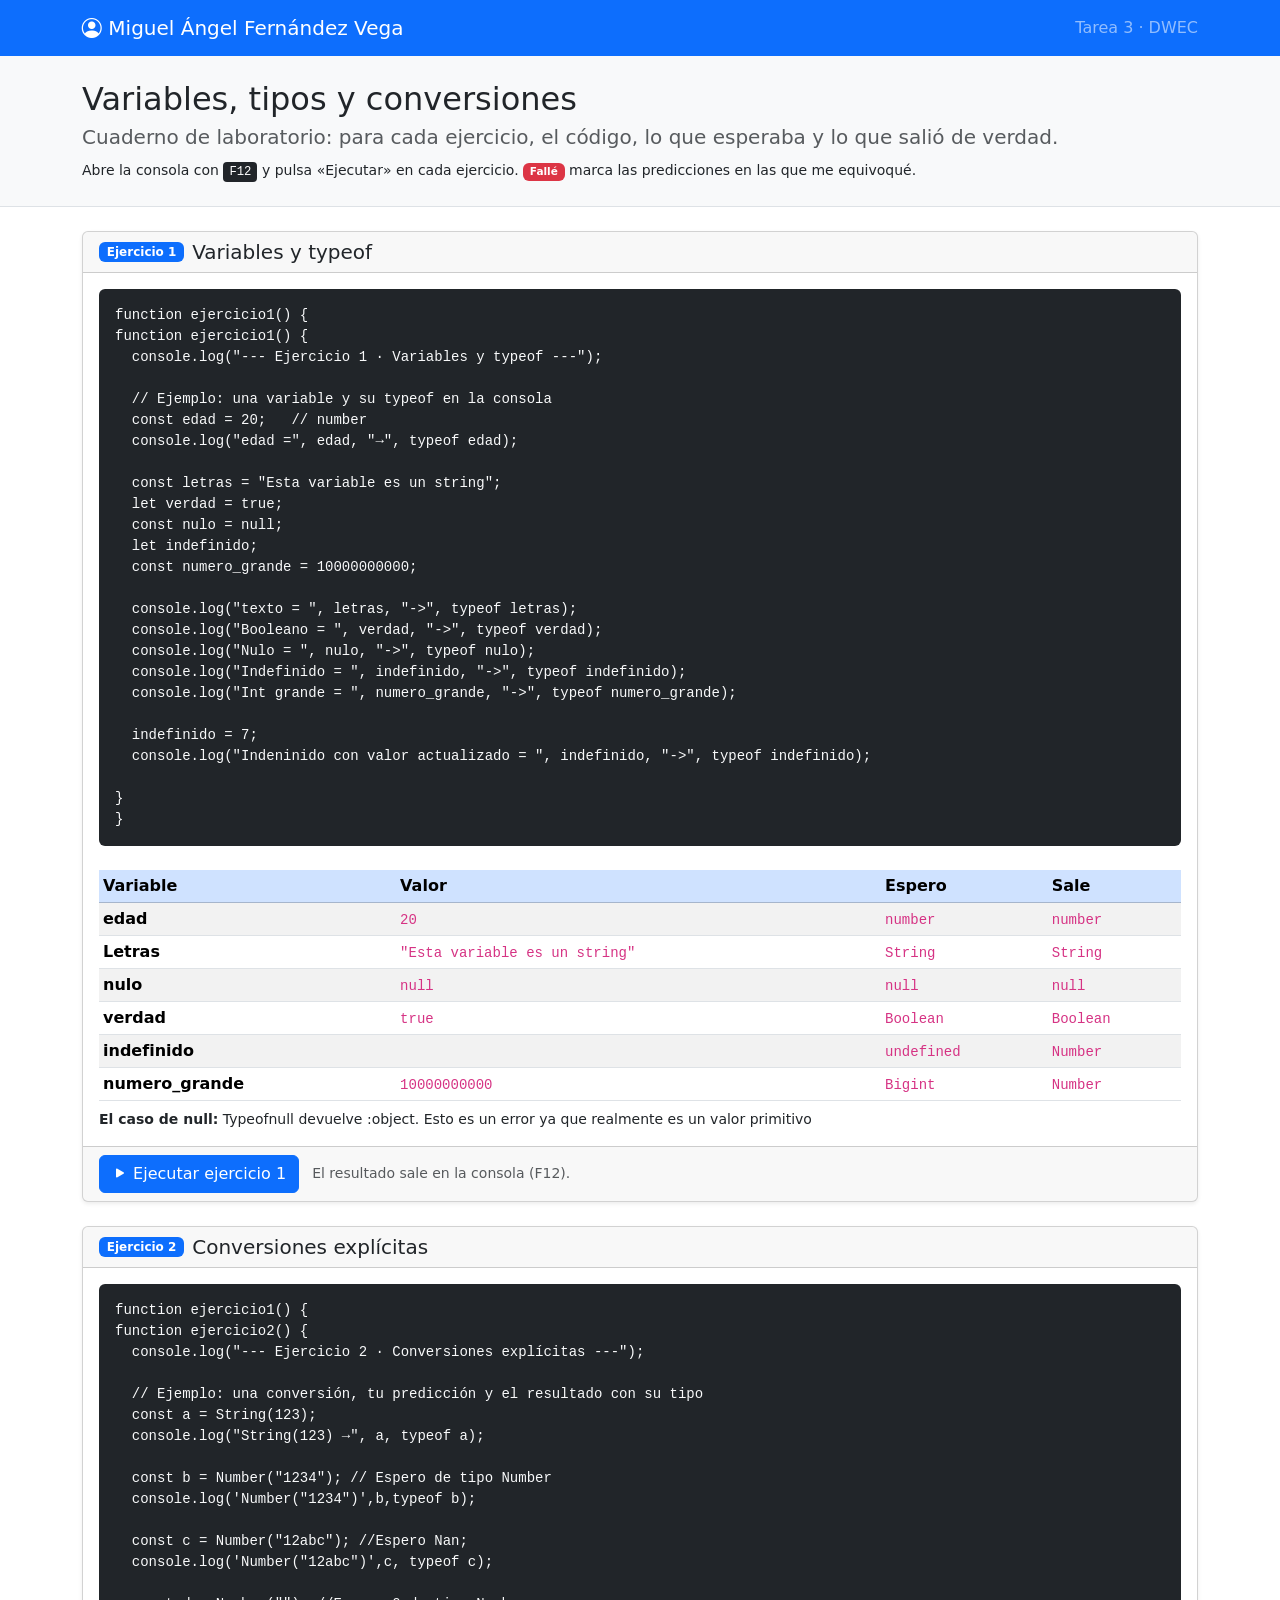
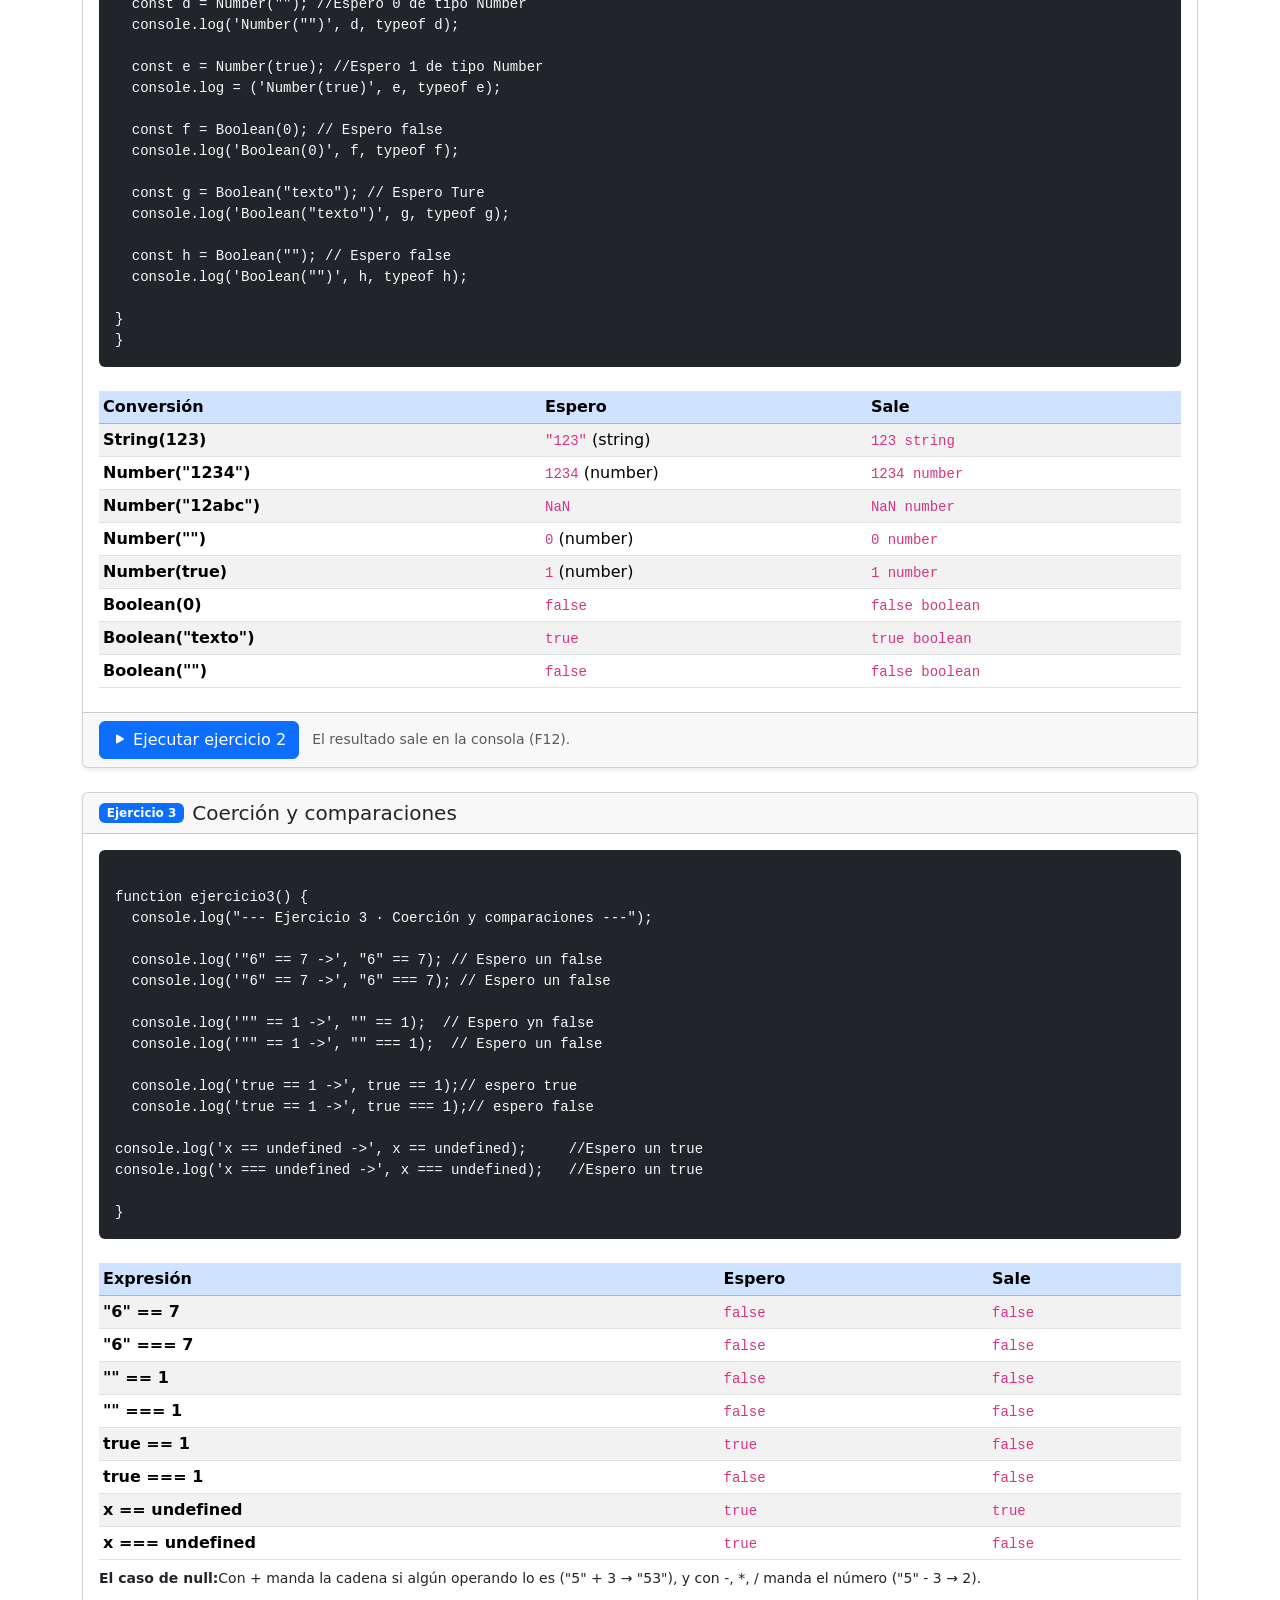
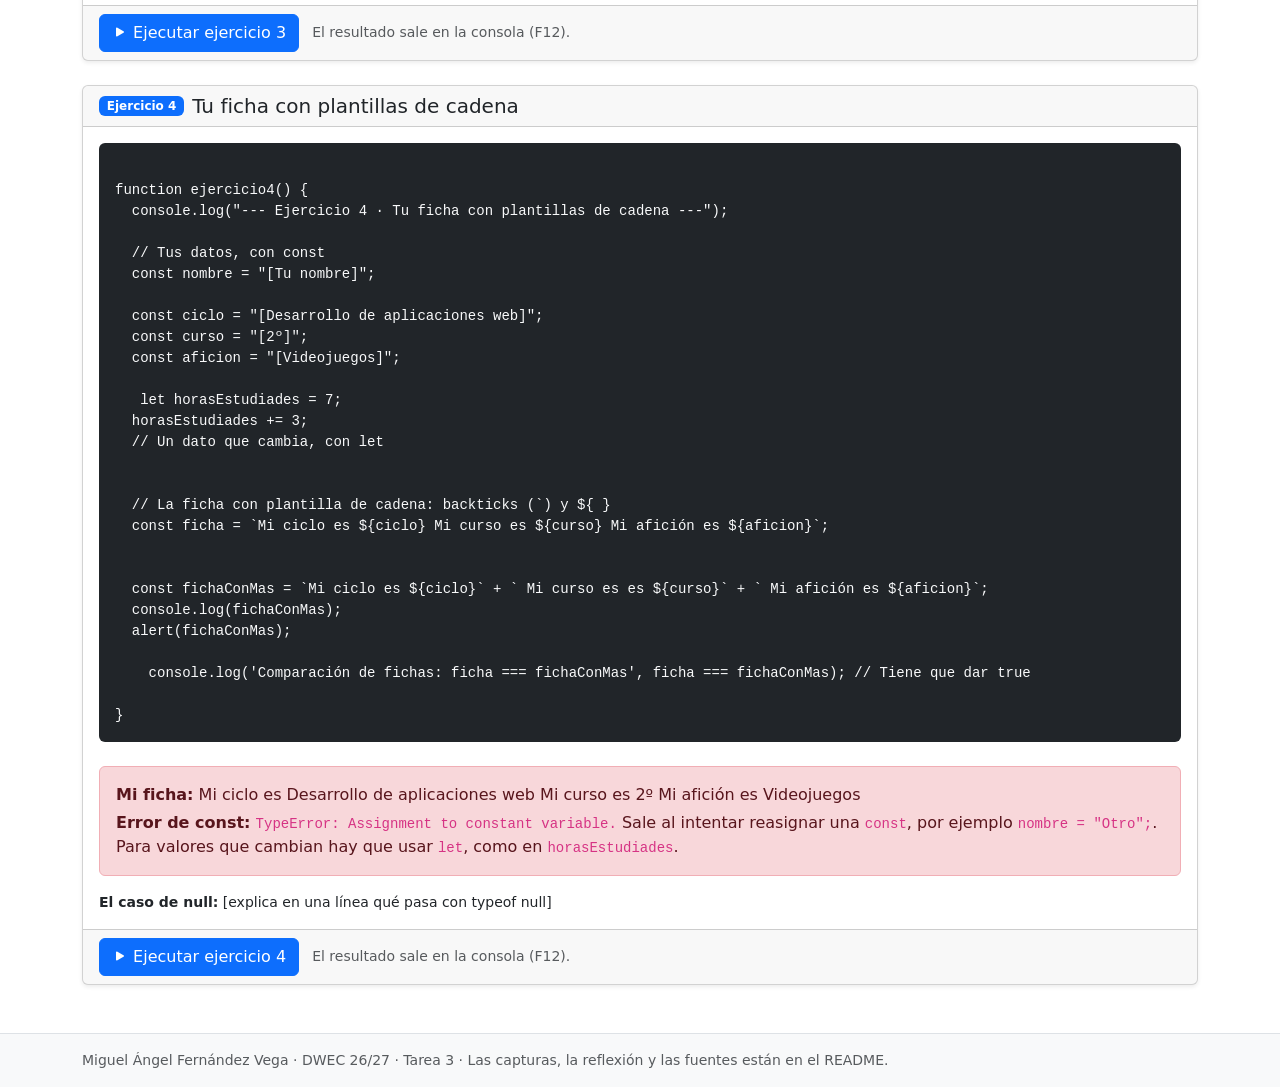
<file: Tema 4/index.html>
<!DOCTYPE html>
<html lang="es">
<head>
  <meta charset="UTF-8">
  <meta name="viewport" content="width=device-width, initial-scale=1">
  <!-- Cambia [Tu nombre] por tu nombre -->
  <title>Variables, tipos y conversiones · [Tu nombre]</title>

  <!-- CSS de Bootstrap -->
  <link href="https://cdn.jsdelivr.net/npm/bootstrap@5.3.8/dist/css/bootstrap.min.css" rel="stylesheet">
  <!-- Iconos de Bootstrap -->
  <link href="https://cdn.jsdelivr.net/npm/bootstrap-icons@1.13.1/font/bootstrap-icons.min.css" rel="stylesheet">
</head>
<body>

  <!--
    PLANTILLA DE LA TAREA 3
    · Todo lo que va entre [corchetes] es un hueco: sustitúyelo por lo tuyo.
    · La card del ejercicio 1 es el modelo. Las de los ejercicios 2, 3 y 4 las haces tú copiándola (mira el final).
    · El JavaScript va en js/app.js, dentro de la función de cada ejercicio.
  -->

  <!-- NAVBAR con tu nombre -->
  <nav class="navbar bg-primary" data-bs-theme="dark">
    <div class="container">
      <span class="navbar-brand"><i class="bi bi-person-circle"></i> Miguel Ángel Fernández Vega</span>
      <span class="navbar-text">Tarea 3 · DWEC</span>
    </div>
  </nav>

  <!-- CABECERA -->
  <header class="bg-body-tertiary border-bottom py-4 mb-4">
    <div class="container">
      <h1 class="h2 mb-1">Variables, tipos y conversiones</h1>
      <p class="lead mb-2 text-body-secondary">
        Cuaderno de laboratorio: para cada ejercicio, el código, lo que esperaba y lo que salió de verdad.
      </p>
      <p class="mb-0 small">
        Abre la consola con <kbd>F12</kbd> y pulsa «Ejecutar» en cada ejercicio.
        <span class="badge text-bg-danger">Fallé</span> marca las predicciones en las que me equivoqué.
      </p>
    </div>
  </header>

  <main class="container mb-5">

    <!-- ============================================================
         EJERCICIO 1 · La card modelo
         ============================================================ -->
    <section class="card mb-4 shadow-sm">

      <!-- 1) Título del ejercicio -->
      <div class="card-header d-flex align-items-center gap-2">
        <span class="badge text-bg-primary">Ejercicio 1</span>
        <h2 class="h5 mb-0">Variables y typeof</h2>
      </div>

      <div class="card-body">

        <!-- 2) El código: cuando termines, copia aquí tu función ejercicio1() de js/app.js.
                Si tu código lleva los signos < o >, escríbelos como &lt; y &gt; -->
        <pre class="bg-dark text-light p-3 rounded small mb-4"><code>function ejercicio1() {
function ejercicio1() {
  console.log("--- Ejercicio 1 · Variables y typeof ---");

  // Ejemplo: una variable y su typeof en la consola
  const edad = 20;   // number
  console.log("edad =", edad, "→", typeof edad);

  const letras = "Esta variable es un string";
  let verdad = true;
  const nulo = null;
  let indefinido; 
  const numero_grande = 10000000000;

  console.log("texto = ", letras, "->", typeof letras);
  console.log("Booleano = ", verdad, "->", typeof verdad);
  console.log("Nulo = ", nulo, "->", typeof nulo);
  console.log("Indefinido = ", indefinido, "->", typeof indefinido);
  console.log("Int grande = ", numero_grande, "->", typeof numero_grande);

  indefinido = 7;
  console.log("Indeninido con valor actualizado = ", indefinido, "->", typeof indefinido);

}
}</code></pre>

        <!-- 3) La tabla «Espero / Sale», rellenada a mano.
                Una fila por variable. Si te equivocas, añade en la columna «Sale» el badge:
                <span class="badge text-bg-danger">Fallé</span> -->
        <div class="table-responsive">
          <table class="table table-sm table-striped align-middle mb-2">
            <thead class="table-primary">
              <tr><th scope="col">Variable</th><th scope="col">Valor</th><th scope="col">Espero</th><th scope="col">Sale</th></tr>
            </thead>
            <tbody>
              <tr><th scope="row">edad</th><td><code>20</code></td><td><code>number</code></td><td><code>number</code></td></tr>
              <tr><th scope="row">Letras</th><td><code>"Esta variable es un string"</code></td><td><code>String</code></td><td><code>String</code></td></tr>
              <tr><th scope="row">nulo</th><td><code>null</code></td><td><code>null</code></td><td><code>null</code></td></tr>
              <tr><th scope="row">verdad</th><td><code>true</code></td><td><code>Boolean</code></td><td><code>Boolean</code></td></tr>
              <tr><th scope="row">indefinido</th><td><code></code></td><td><code>undefined</code></td><td><code>Number</code></td></tr>
              <tr><th scope="row">numero_grande</th><td><code>10000000000</code></td><td><code>Bigint</code></td><td><code>Number</code></td></tr>
            </tbody>
          </table>
        </div>

        <!-- 4) Tu explicación -->
        <p class="small mb-0"><strong>El caso de null:</strong> Typeofnull devuelve :object. Esto es un error ya que realmente es un valor primitivo</p>
      </div>

      <!-- 5) El botón. onclick="ejercicio1()" hace que, al pulsarlo, se ejecute la función ejercicio1() de js/app.js.
              Cómo funciona lo veremos más adelante, con los eventos. De momento, cópialo tal cual y cambia solo el número. -->
      <div class="card-footer">
        <button type="button" class="btn btn-primary" onclick="ejercicio1()">
          <i class="bi bi-play-fill"></i> Ejecutar ejercicio 1
        </button>
        <span class="small text-body-secondary ms-2">El resultado sale en la consola (F12).</span>
      </div>
    </section>
<!--Ejercicio 2-->
    <section class="card mb-4 shadow-sm">

      <!-- 1) Título del ejercicio -->
      <div class="card-header d-flex align-items-center gap-2">
        <span class="badge text-bg-primary">Ejercicio 2</span>
        <h2 class="h5 mb-0">Conversiones explícitas</h2>
      </div>

      <div class="card-body">

        <!-- 2) El código: cuando termines, copia aquí tu función ejercicio1() de js/app.js.
                Si tu código lleva los signos < o >, escríbelos como &lt; y &gt; -->
        <pre class="bg-dark text-light p-3 rounded small mb-4"><code>function ejercicio1() {
function ejercicio2() {
  console.log("--- Ejercicio 2 · Conversiones explícitas ---");

  // Ejemplo: una conversión, tu predicción y el resultado con su tipo
  const a = String(123);   
  console.log("String(123) →", a, typeof a);

  const b = Number("1234"); // Espero de tipo Number
  console.log('Number("1234")',b,typeof b); 

  const c = Number("12abc"); //Espero Nan;
  console.log('Number("12abc")',c, typeof c);

  const d = Number(""); //Espero 0 de tipo Number
  console.log('Number("")', d, typeof d);
  
  const e = Number(true); //Espero 1 de tipo Number
  console.log = ('Number(true)', e, typeof e);

  const f = Boolean(0); // Espero false
  console.log('Boolean(0)', f, typeof f);

  const g = Boolean("texto"); // Espero Ture
  console.log('Boolean("texto")', g, typeof g);

  const h = Boolean(""); // Espero false
  console.log('Boolean("")', h, typeof h);

}
}</code></pre>

        <!-- 3) La tabla «Espero / Sale», rellenada a mano.
                Una fila por variable. Si te equivocas, añade en la columna «Sale» el badge:
                <span class="badge text-bg-danger">Fallé</span> -->
        <div class="table-responsive">
<table class="table table-sm table-striped align-middle mb-2">
  <thead class="table-primary">
    <tr><th scope="col">Conversión</th><th scope="col">Espero</th><th scope="col">Sale</th></tr>
  </thead>
  <tbody>
    <tr><th scope="row">String(123)</th><td><code>"123"</code> (string)</td><td><code>123 string</code></td></tr>
    <tr><th scope="row">Number("1234")</th><td><code>1234</code> (number)</td><td><code>1234 number</code></td></tr>
    <tr><th scope="row">Number("12abc")</th><td><code>NaN</code></td><td><code>NaN number</code></td></tr>
    <tr><th scope="row">Number("")</th><td><code>0</code> (number)</td><td><code>0 number</code></td></tr>
    <tr><th scope="row">Number(true)</th><td><code>1</code> (number)</td><td><code>1 number</code></td></tr>
    <tr><th scope="row">Boolean(0)</th><td><code>false</code></td><td><code>false boolean</code></td></tr>
    <tr><th scope="row">Boolean("texto")</th><td><code>true</code></td><td><code>true boolean</code></td></tr>
    <tr><th scope="row">Boolean("")</th><td><code>false</code></td><td><code>false boolean</code></td></tr>
  </tbody>
</table>
        </div>

        <!-- 4) Tu explicación -->
      </div>

      <!-- 5) El botón. onclick="ejercicio1()" hace que, al pulsarlo, se ejecute la función ejercicio1() de js/app.js.
              Cómo funciona lo veremos más adelante, con los eventos. De momento, cópialo tal cual y cambia solo el número. -->
      <div class="card-footer">
        <button type="button" class="btn btn-primary" onclick="ejercicio2()">
          <i class="bi bi-play-fill"></i> Ejecutar ejercicio 2
        </button>
        <span class="small text-body-secondary ms-2">El resultado sale en la consola (F12).</span>
      </div>
    </section>

<!--Ejercicio 3-->
    <section class="card mb-4 shadow-sm">

      <!-- 1) Título del ejercicio -->
      <div class="card-header d-flex align-items-center gap-2">
        <span class="badge text-bg-primary">Ejercicio 3</span>
        <h2 class="h5 mb-0">Coerción y comparaciones</h2>
      </div>

      <div class="card-body">

        <!-- 2) El código: cuando termines, copia aquí tu función ejercicio1() de js/app.js.
                Si tu código lleva los signos < o >, escríbelos como &lt; y &gt; -->
        <pre class="bg-dark text-light p-3 rounded small mb-4"><code>
function ejercicio3() {
  console.log("--- Ejercicio 3 · Coerción y comparaciones ---");

  console.log('"6" == 7 ->', "6" == 7); // Espero un false
  console.log('"6" == 7 ->', "6" === 7); // Espero un false

  console.log('"" == 1 ->', "" == 1);  // Espero yn false
  console.log('"" == 1 ->', "" === 1);  // Espero un false

  console.log('true == 1 ->', true == 1);// espero true
  console.log('true == 1 ->', true === 1);// espero false

console.log('x == undefined ->', x == undefined);     //Espero un true
console.log('x === undefined ->', x === undefined);   //Espero un true

}
</code></pre>

        <!-- 3) La tabla «Espero / Sale», rellenada a mano.
                Una fila por variable. Si te equivocas, añade en la columna «Sale» el badge:
                <span class="badge text-bg-danger">Fallé</span> -->
        <div class="table-responsive">
<table class="table table-sm table-striped align-middle mb-2">
  <thead class="table-primary">
    <tr><th scope="col">Expresión</th><th scope="col">Espero</th><th scope="col">Sale</th></tr>
  </thead>
  <tbody>
    <tr><th scope="row">"6" == 7</th><td><code>false</code></td><td><code>false</code></td></tr>
    <tr><th scope="row">"6" === 7</th><td><code>false</code></td><td><code>false</code></td></tr>
    <tr><th scope="row">"" == 1</th><td><code>false</code></td><td><code>false</code></td></tr>
    <tr><th scope="row">"" === 1</th><td><code>false</code></td><td><code>false</code></td></tr>
    <tr><th scope="row">true == 1</th><td><code>true</code></td><td><code>false</code></td></tr>
    <tr><th scope="row">true === 1</th><td><code>false</code></td><td><code>false</code></td></tr>
    <tr><th scope="row">x == undefined</th><td><code>true</code></td><td><code>true</code></td></tr>
    <tr><th scope="row">x === undefined</th><td><code>true</code></td><td><code>false</code></td></tr>
  </tbody>
</table>
        </div>

        <!-- 4) Tu explicación -->
        <p class="small mb-0"><strong>El caso de null:</strong>Con + manda la cadena si algún operando lo es ("5" + 3 → "53"), y con -, *, / manda el número ("5" - 3 → 2).</p>
      </div>

      <!-- 5) El botón. onclick="ejercicio1()" hace que, al pulsarlo, se ejecute la función ejercicio1() de js/app.js.
              Cómo funciona lo veremos más adelante, con los eventos. De momento, cópialo tal cual y cambia solo el número. -->
      <div class="card-footer">
        <button type="button" class="btn btn-primary" onclick="ejercicio3()">
          <i class="bi bi-play-fill"></i> Ejecutar ejercicio 3
        </button>
        <span class="small text-body-secondary ms-2">El resultado sale en la consola (F12).</span>
      </div>
    </section>
<!--Ejercicio 4-->
    <section class="card mb-4 shadow-sm">

      <!-- 1) Título del ejercicio -->
      <div class="card-header d-flex align-items-center gap-2">
        <span class="badge text-bg-primary">Ejercicio 4</span>
        <h2 class="h5 mb-0">Tu ficha con plantillas de cadena</h2>
      </div>

      <div class="card-body">

        <!-- 2) El código: cuando termines, copia aquí tu función ejercicio1() de js/app.js.
                Si tu código lleva los signos < o >, escríbelos como &lt; y &gt; -->
        <pre class="bg-dark text-light p-3 rounded small mb-4"><code>
function ejercicio4() {
  console.log("--- Ejercicio 4 · Tu ficha con plantillas de cadena ---");

  // Tus datos, con const
  const nombre = "[Tu nombre]";

  const ciclo = "[Desarrollo de aplicaciones web]";
  const curso = "[2º]";
  const aficion = "[Videojuegos]";

   let horasEstudiades = 7;
  horasEstudiades += 3; 
  // Un dato que cambia, con let


  // La ficha con plantilla de cadena: backticks (`) y ${ }
  const ficha = `Mi ciclo es ${ciclo} Mi curso es ${curso} Mi afición es ${aficion}`;


  const fichaConMas = `Mi ciclo es ${ciclo}` + ` Mi curso es es ${curso}` + ` Mi afición es ${aficion}`;
  console.log(fichaConMas);
  alert(fichaConMas);

    console.log('Comparación de fichas: ficha === fichaConMas', ficha === fichaConMas); // Tiene que dar true

}
</code></pre>

        <!-- 3) La tabla «Espero / Sale», rellenada a mano.
                Una fila por variable. Si te equivocas, añade en la columna «Sale» el badge:
                <span class="badge text-bg-danger">Fallé</span> -->
<div class="alert alert-danger" role="alert">
  <p class="mb-1"><strong>Mi ficha:</strong> Mi ciclo es Desarrollo de aplicaciones web Mi curso es 2º Mi afición es Videojuegos</p>
  <p class="mb-0"><strong>Error de const:</strong> <code>TypeError: Assignment to constant variable.</code> Sale al intentar reasignar una <code>const</code>, por ejemplo <code>nombre = "Otro";</code>. Para valores que cambian hay que usar <code>let</code>, como en <code>horasEstudiades</code>.</p>
</div>

        <!-- 4) Tu explicación -->
        <p class="small mb-0"><strong>El caso de null:</strong> [explica en una línea qué pasa con typeof null]</p>
      </div>

      <!-- 5) El botón. onclick="ejercicio1()" hace que, al pulsarlo, se ejecute la función ejercicio1() de js/app.js.
              Cómo funciona lo veremos más adelante, con los eventos. De momento, cópialo tal cual y cambia solo el número. -->
      <div class="card-footer">
        <button type="button" class="btn btn-primary" onclick="ejercicio4()">
          <i class="bi bi-play-fill"></i> Ejecutar ejercicio 4
        </button>
        <span class="small text-body-secondary ms-2">El resultado sale en la consola (F12).</span>
      </div>
    </section>
    <!-- ============================================================
         EJERCICIOS 2, 3 Y 4 · Los haces tú
         Copia la card del ejercicio 1 entera (desde <section> hasta </section>), pégala aquí debajo
         y cambia en cada copia:
           · el número y el título;
           · el código del bloque <pre><code>;
           · las columnas de la tabla:
               Ejercicio 2 → Conversión / Espero / Sale
               Ejercicio 3 → Expresión / Espero / Sale, y tu frase sobre cuándo manda la cadena y cuándo el número
               Ejercicio 4 → tu ficha, y el error de la const dentro de un <div class="alert alert-danger">
           · el botón: onclick="ejercicio2()", onclick="ejercicio3()"…
         ============================================================ -->

  </main>

  <footer class="bg-body-tertiary border-top py-3">
    <div class="container small text-body-secondary">
      Miguel Ángel Fernández Vega · DWEC 26/27 · Tarea 3 · Las capturas, la reflexión y las fuentes están en el README.
    </div>
  </footer>

  <!-- JS de Bootstrap y, después, tu JavaScript -->
  <script src="https://cdn.jsdelivr.net/npm/bootstrap@5.3.8/dist/js/bootstrap.bundle.min.js"></script>
  <script src="js/app.js"></script>
</body>
</html>
</file>
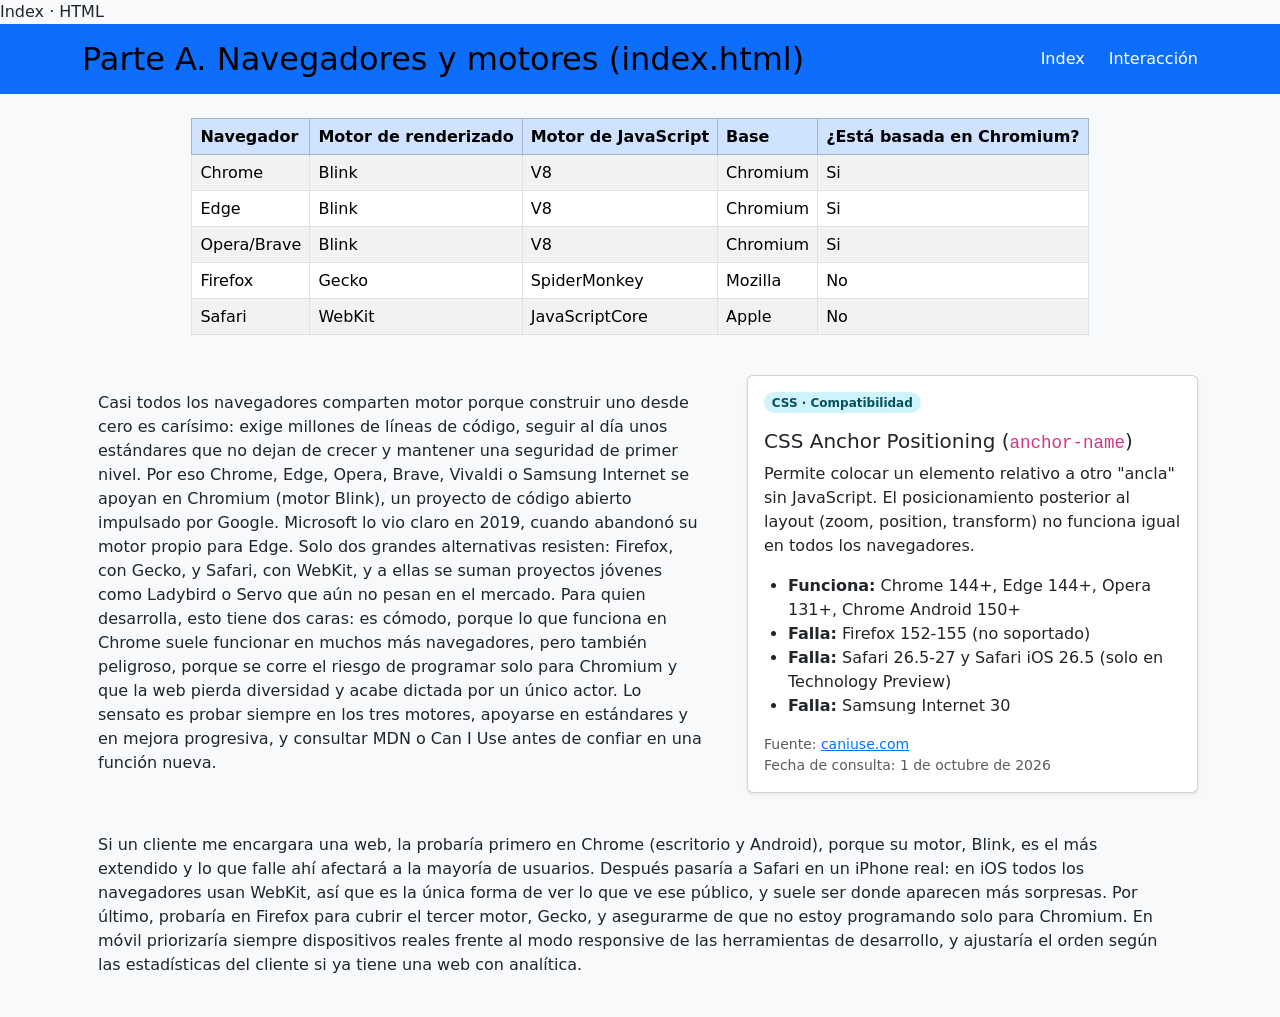
<file: tema01/index.html>
Index · HTML
<!DOCTYPE html>
<html lang="es">
<head>
    <meta charset="UTF-8">
    <meta name="viewport" content="width=device-width, initial-scale=1.0">
    <title>Navegadores y motores</title>
    <link href="https://cdn.jsdelivr.net/npm/bootstrap@5.3.3/dist/css/bootstrap.min.css" rel="stylesheet">
</head>
<body class="bg-light">
    <header class="bg-primary py-3">
        <div class="container d-flex flex-wrap align-items-center justify-content-between gap-3">
            <h1 class="fs-2 m-0 text-black">Parte A. Navegadores y motores (index.html)</h1>
            <nav>
                <ul class="nav gap-4">
                    <li class="nav-item"><a class="text-white text-decoration-none" href="index.html">Index</a></li>
                    <li class="nav-item"><a class="text-white text-decoration-none" href="interaccion.html">Interacción</a></li>
                </ul>
            </nav>
        </div>
    </header>
 
    <main class="container my-4">
        <div class="table-responsive mb-4">
            <table class="table table-bordered table-striped w-auto mx-auto">
                <thead class="table-primary">
                    <tr>
                        <th>Navegador</th>
                        <th>Motor de renderizado</th>
                        <th>Motor de JavaScript</th>
                        <th>Base</th>
                        <th>¿Está basada en Chromium?</th>
                    </tr>
                </thead>
                <tbody>
                    <tr><td>Chrome</td><td>Blink</td><td>V8</td><td>Chromium</td><td>Si</td></tr>
                    <tr><td>Edge</td><td>Blink</td><td>V8</td><td>Chromium</td><td>Si</td></tr>
                    <tr><td>Opera/Brave</td><td>Blink</td><td>V8</td><td>Chromium</td><td>Si</td></tr>
                    <tr><td>Firefox</td><td>Gecko</td><td>SpiderMonkey</td><td>Mozilla</td><td>No</td></tr>
                    <tr><td>Safari</td><td>WebKit</td><td>JavaScriptCore</td><td>Apple</td><td>No</td></tr>
                </tbody>
            </table>
        </div>
 
        <div class="row g-4 align-items-start mb-4">
        <div class="col-md-7">
        <div class="card border-0 bg-transparent">
            <div class="card-body">
                <p class="card-text">
                    Casi todos los navegadores comparten motor porque construir uno desde cero es carísimo:
                    exige millones de líneas de código, seguir al día unos estándares que no dejan de crecer
                    y mantener una seguridad de primer nivel. Por eso Chrome, Edge, Opera, Brave, Vivaldi o
                    Samsung Internet se apoyan en Chromium (motor Blink), un proyecto de código abierto
                    impulsado por Google. Microsoft lo vio claro en 2019, cuando abandonó su motor propio
                    para Edge. Solo dos grandes alternativas resisten: Firefox, con Gecko, y Safari, con
                    WebKit, y a ellas se suman proyectos jóvenes como Ladybird o Servo que aún no pesan en
                    el mercado. Para quien desarrolla, esto tiene dos caras: es cómodo, porque lo que
                    funciona en Chrome suele funcionar en muchos más navegadores, pero también peligroso,
                    porque se corre el riesgo de programar solo para Chromium y que la web pierda diversidad
                    y acabe dictada por un único actor. Lo sensato es probar siempre en los tres motores,
                    apoyarse en estándares y en mejora progresiva, y consultar MDN o Can I Use antes de
                    confiar en una función nueva.
                </p>
            </div>
        </div>
        </div>
 
        <div class="col-md-5">
        <article class="card shadow-sm">
            <div class="card-body">
                <span class="badge rounded-pill bg-info-subtle text-info-emphasis">CSS · Compatibilidad</span>
                <h3 class="card-title h5 mt-3">CSS Anchor Positioning (<code>anchor-name</code>)</h3>
                <p class="card-text">
                    Permite colocar un elemento relativo a otro "ancla" sin JavaScript.
                    El posicionamiento posterior al layout (zoom, position, transform) no funciona igual en todos los navegadores.
                </p>
                <ul class="ps-4">
                    <li><strong>Funciona:</strong> Chrome 144+, Edge 144+, Opera 131+, Chrome Android 150+</li>
                    <li><strong>Falla:</strong> Firefox 152-155 (no soportado)</li>
                    <li><strong>Falla:</strong> Safari 26.5-27 y Safari iOS 26.5 (solo en Technology Preview)</li>
                    <li><strong>Falla:</strong> Samsung Internet 30</li>
                </ul>
                <p class="small text-body-secondary mb-0">
                    Fuente: <a href="https://caniuse.com/mdn-css_properties_anchor-name_position_after_layout" target="_blank" rel="noopener">caniuse.com</a><br>
                    Fecha de consulta: 1 de octubre de 2026
                </p>
            </div>
        </article>
        </div>
        </div>
 
        <div class="card border-0 bg-transparent">
            <div class="card-body">
                <p class="card-text">
                    Si un cliente me encargara una web, la probaría primero en Chrome (escritorio y Android),
                    porque su motor, Blink, es el más extendido y lo que falle ahí afectará a la mayoría de usuarios.
                    Después pasaría a Safari en un iPhone real: en iOS todos los navegadores usan WebKit,
                    así que es la única forma de ver lo que ve ese público, y suele ser donde aparecen más sorpresas.
                    Por último, probaría en Firefox para cubrir el tercer motor, Gecko, y asegurarme de que
                    no estoy programando solo para Chromium. En móvil priorizaría siempre dispositivos reales frente al modo
                    responsive de las herramientas de desarrollo, y ajustaría el orden según las estadísticas del cliente si
                    ya tiene una web con analítica.
                </p>
            </div>
        </div>
    </main>
 
    <footer></footer>
</body>
</html>
</file>
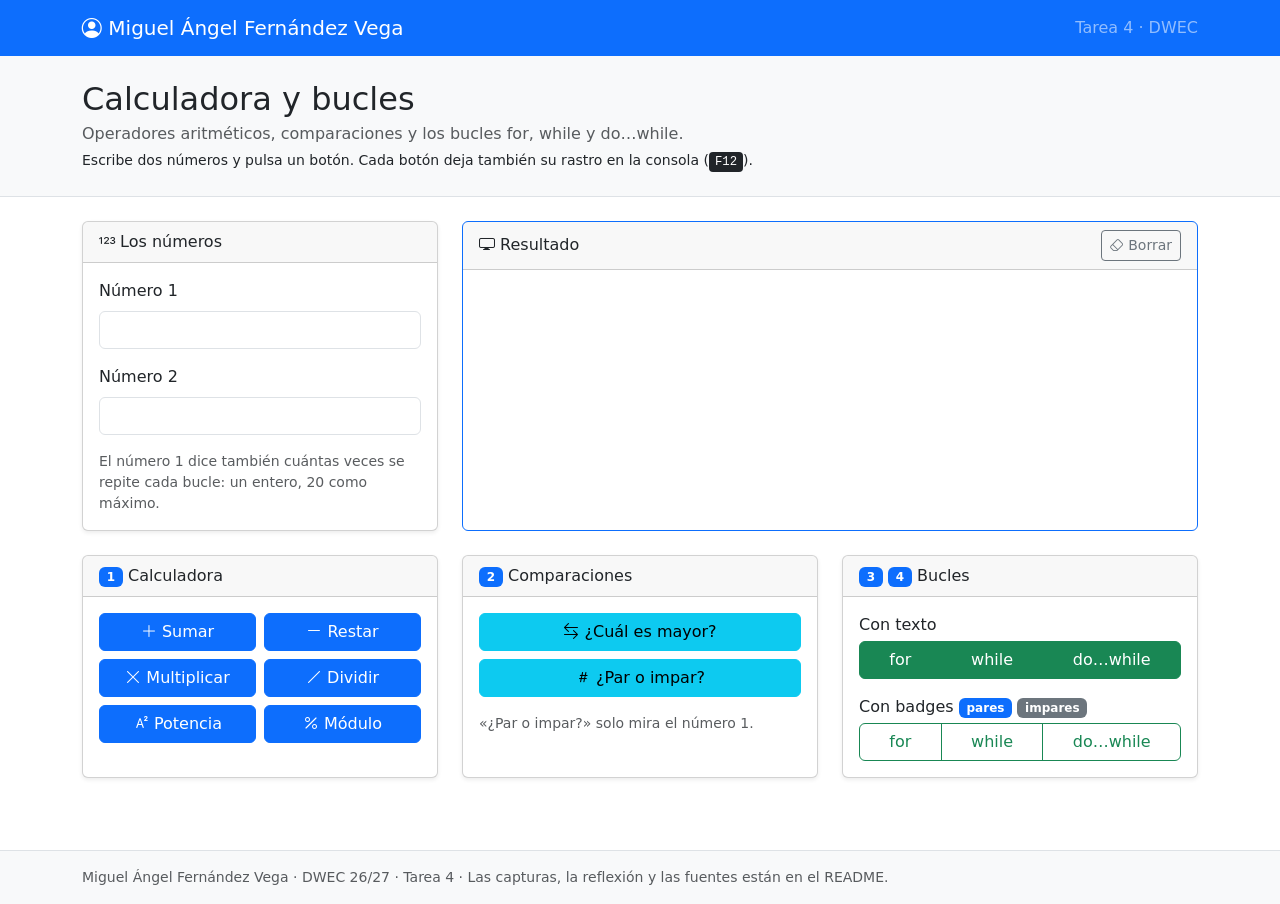
<file: Tema04/index.html>
<!DOCTYPE html>
<html lang="es">
<head>
  <meta charset="UTF-8">
  <meta name="viewport" content="width=device-width, initial-scale=1">
  <title>Calculadora y bucles · Miguel Ángel Fernández Vega</title>

  <!-- CSS de Bootstrap -->
  <link href="https://cdn.jsdelivr.net/npm/bootstrap@5.3.8/dist/css/bootstrap.min.css" rel="stylesheet">
  <!-- Iconos de Bootstrap -->
  <link href="https://cdn.jsdelivr.net/npm/bootstrap-icons@1.13.1/font/bootstrap-icons.min.css" rel="stylesheet">
</head>
<body>

  <!-- Navbar con el nombre -->
  <nav class="navbar bg-primary" data-bs-theme="dark">
    <div class="container">
      <span class="navbar-brand"><i class="bi bi-person-circle"></i> Miguel Ángel Fernández Vega</span>
      <span class="navbar-text">Tarea 4 · DWEC</span>
    </div>
  </nav>

  <!-- Cabecera -->
  <header class="bg-body-tertiary border-bottom py-4 mb-4">
    <div class="container">
      <h1 class="h2 mb-1">Calculadora y bucles</h1>
      <p class="lead fs-6 mb-1 text-body-secondary">Operadores aritméticos, comparaciones y los bucles for, while y do…while.</p>
      <p class="small mb-0">Escribe dos números y pulsa un botón. Cada botón deja también su rastro en la consola (<kbd>F12</kbd>).</p>
    </div>
  </header>

  <main class="container mb-5">

    <!-- Fila 1: números y resultado -->
    <div class="row">

      <!-- Los números. No cambies los id -->
      <div class="col-12 col-lg-4 mb-4">
        <section class="card h-100 shadow-sm">
          <div class="card-header"><i class="bi bi-123"></i> Los números</div>
          <div class="card-body">
            <label for="numero1" class="form-label">Número 1</label>
            <input type="number" id="numero1" class="form-control mb-3">
            <label for="numero2" class="form-label">Número 2</label>
            <input type="number" id="numero2" class="form-control">
            <p class="small text-body-secondary mt-3 mb-0">
              El número 1 dice también cuántas veces se repite cada bucle: un entero, 20 como máximo.
            </p>
          </div>
        </section>
      </div>

      <!-- Resultado. No cambies el id -->
      <div class="col-12 col-lg-8 mb-4">
        <section class="card h-100 border-primary">
          <div class="card-header d-flex justify-content-between align-items-center">
            <span><i class="bi bi-display"></i> Resultado</span>
            <button type="button" class="btn btn-sm btn-outline-secondary" onclick="limpiarSalida()">
              <i class="bi bi-eraser"></i> Borrar
            </button>
          </div>
          <div class="card-body">
            <div id="salida"></div>
          </div>
        </section>
      </div>

    </div>

    <!-- Fila 2: ejercicios -->
    <div class="row">

      <!-- Ejercicio 1 · Calculadora -->
      <div class="col-12 col-lg-4 mb-4">
        <section class="card h-100 shadow-sm">
          <div class="card-header"><span class="badge text-bg-primary">1</span> Calculadora</div>
          <div class="card-body">
            <div class="row g-2">
              <div class="col-6">
                <button type="button" class="btn btn-primary w-100" onclick="sumar()"><i class="bi bi-plus-lg"></i> Sumar</button>
              </div>
              <div class="col-6">
                <button type="button" class="btn btn-primary w-100" onclick="restar()"><i class="bi bi-dash-lg"></i> Restar</button>
              </div>
              <div class="col-6">
                <button type="button" class="btn btn-primary w-100" onclick="multiplicar()"><i class="bi bi-x-lg"></i> Multiplicar</button>
              </div>
              <div class="col-6">
                <button type="button" class="btn btn-primary w-100" onclick="dividir()"><i class="bi bi-slash-lg"></i> Dividir</button>
              </div>
              <div class="col-6">
                <button type="button" class="btn btn-primary w-100" onclick="potencia()"><i class="bi bi-superscript"></i> Potencia</button>
              </div>
              <div class="col-6">
                <button type="button" class="btn btn-primary w-100" onclick="modulo()"><i class="bi bi-percent"></i> Módulo</button>
              </div>
            </div>
          </div>
        </section>
      </div>

      <!-- Ejercicio 2 · Comparaciones -->
      <div class="col-12 col-lg-4 mb-4">
        <section class="card h-100 shadow-sm">
          <div class="card-header"><span class="badge text-bg-primary">2</span> Comparaciones</div>
          <div class="card-body">
            <div class="d-grid gap-2">
              <button type="button" class="btn btn-info" onclick="cualEsMayor()"><i class="bi bi-arrow-left-right"></i> ¿Cuál es mayor?</button>
              <button type="button" class="btn btn-info" onclick="parOImpar()"><i class="bi bi-hash"></i> ¿Par o impar?</button>
            </div>
            <p class="small text-body-secondary mt-3 mb-0">«¿Par o impar?» solo mira el número 1.</p>
          </div>
        </section>
      </div>

      <!-- Ejercicios 3 y 4 · Bucles -->
      <div class="col-12 col-lg-4 mb-4">
        <section class="card h-100 shadow-sm">
          <div class="card-header">
            <span class="badge text-bg-primary">3</span>
            <span class="badge text-bg-primary">4</span>
            Bucles
          </div>
          <div class="card-body">
            <p class="mb-1">Con texto</p>
            <div class="btn-group w-100 mb-3" role="group" aria-label="Bucles con texto">
              <button type="button" class="btn btn-success" onclick="bucleFor()">for</button>
              <button type="button" class="btn btn-success" onclick="bucleWhile()">while</button>
              <button type="button" class="btn btn-success" onclick="bucleDoWhile()">do…while</button>
            </div>

            <p class="mb-1">
              Con badges
              <span class="badge text-bg-primary">pares</span>
              <span class="badge text-bg-secondary">impares</span>
            </p>
            <div class="btn-group w-100" role="group" aria-label="Bucles con badges">
              <button type="button" class="btn btn-outline-success" onclick="badgesFor()">for</button>
              <button type="button" class="btn btn-outline-success" onclick="badgesWhile()">while</button>
              <button type="button" class="btn btn-outline-success" onclick="badgesDoWhile()">do…while</button>
            </div>
          </div>
        </section>
      </div>

    </div>

  </main>

  <footer class="bg-body-tertiary border-top py-3">
    <div class="container small text-body-secondary">
      Miguel Ángel Fernández Vega · DWEC 26/27 · Tarea 4 · Las capturas, la reflexión y las fuentes están en el README.
    </div>
  </footer>

  <!-- JS de Bootstrap, las funciones de ayuda y, después, tu JavaScript. Este orden importa -->
  <script src="https://cdn.jsdelivr.net/npm/bootstrap@5.3.8/dist/js/bootstrap.bundle.min.js"></script>
  <script src="js/ayudas.js"></script>
  <script src="js/app.js"></script>
</body>
</html>
</file>
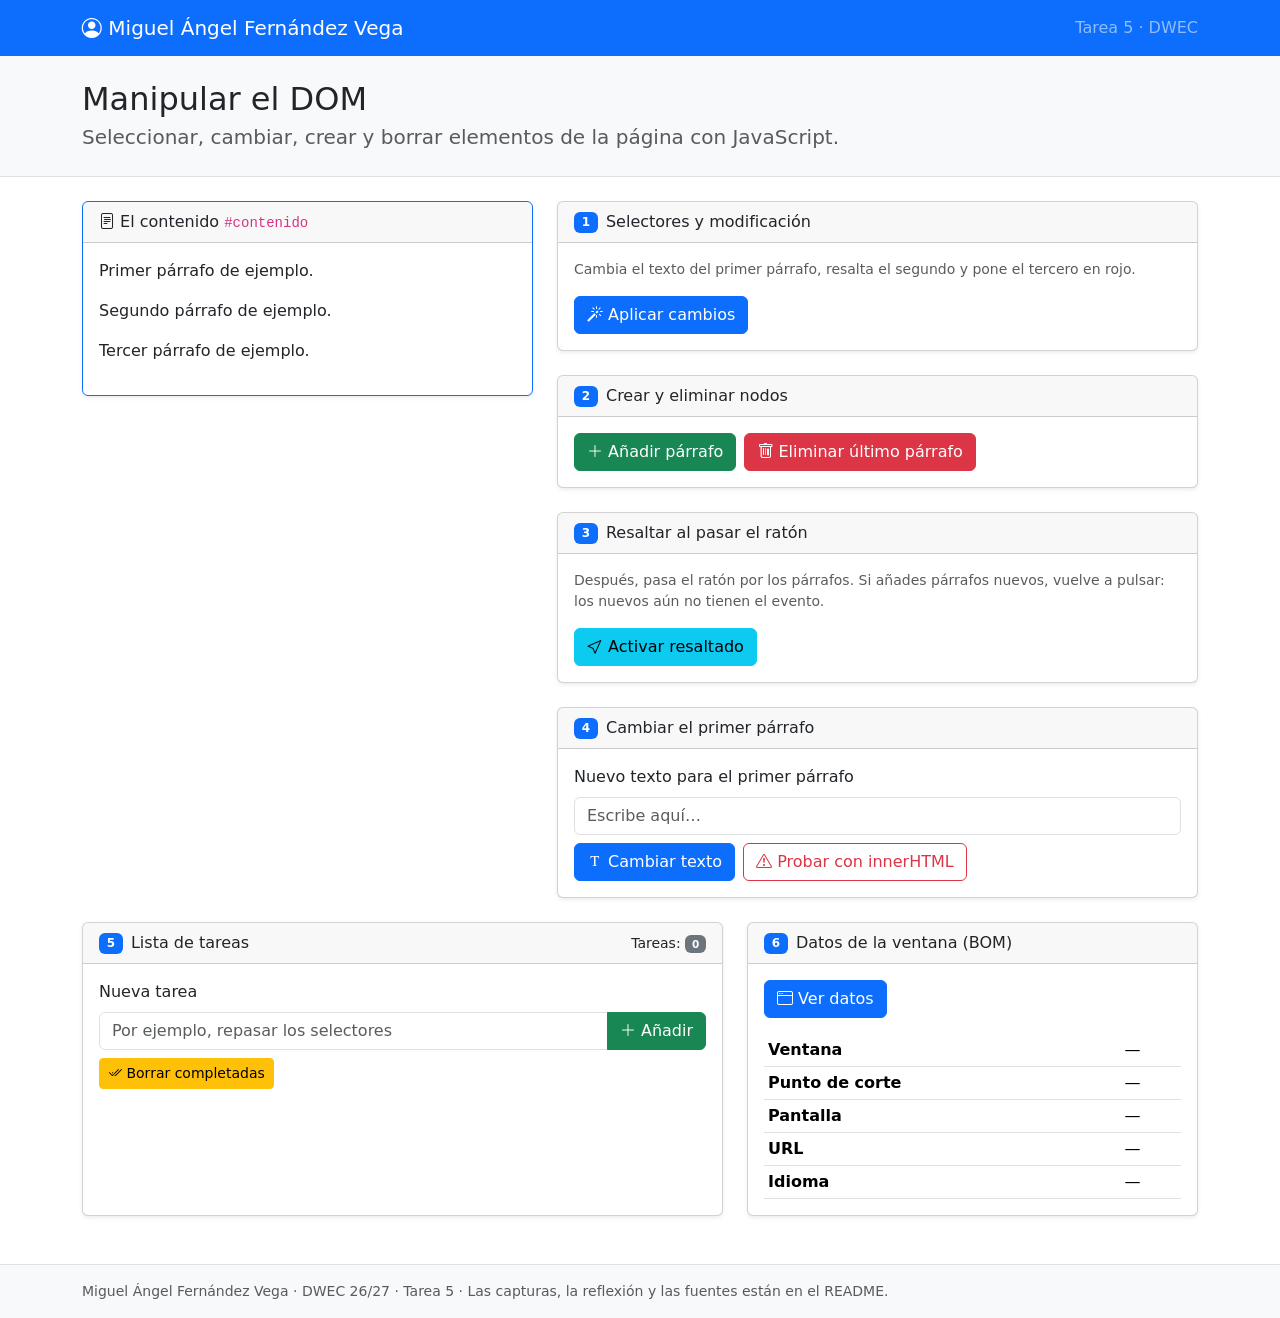
<file: Tema05/index.html>
<!DOCTYPE html>
<html lang="es">
<head>
  <meta charset="UTF-8">
  <meta name="viewport" content="width=device-width, initial-scale=1">
  <!-- Cambia [Tu nombre] por tu nombre -->
  <title>Manipular el DOM · Miguel Ángel Fernández Vega</title>

  <!-- CSS de Bootstrap -->
  <link href="https://cdn.jsdelivr.net/npm/bootstrap@5.3.8/dist/css/bootstrap.min.css" rel="stylesheet">
  <!-- Iconos de Bootstrap -->
  <link href="https://cdn.jsdelivr.net/npm/bootstrap-icons@1.13.1/font/bootstrap-icons.min.css" rel="stylesheet">
  <!-- Tu JavaScript. Con defer, espera a que se lea todo el HTML antes de ejecutarse: no lo quites -->
  <script src="js/app.js" defer></script>
</head>
<body>

  <!--
    PLANTILLA DE LA TAREA 5
    · Esta vez el HTML ya está hecho: es la página que vas a manipular desde js/app.js.
    · No cambies los id ni las clases que usa el JavaScript (#contenido, #primero, .segundo, #nuevoTexto...).
      Si quieres mejorar el aspecto con Bootstrap, adelante, pero manteniéndolos.
    · Todo lo que va entre [corchetes] es un hueco: sustitúyelo por lo tuyo.
  -->

  <!-- NAVBAR con tu nombre -->
  <nav class="navbar bg-primary" data-bs-theme="dark">
    <div class="container">
      <span class="navbar-brand"><i class="bi bi-person-circle"></i> Miguel Ángel Fernández Vega</span>
      <span class="navbar-text">Tarea 5 · DWEC</span>
    </div>
  </nav>

  <!-- CABECERA -->
  <header class="bg-body-tertiary border-bottom py-4 mb-4">
    <div class="container">
      <h1 class="h2 mb-1">Manipular el DOM</h1>
      <p class="lead mb-0 text-body-secondary">Seleccionar, cambiar, crear y borrar elementos de la página con JavaScript.</p>
    </div>
  </header>

  <main class="container mb-5">

    <!-- FILA 1: los párrafos y los ejercicios 1 a 4, que trabajan sobre ellos -->
    <div class="row g-4 mb-4">

      <div class="col-12 col-lg-5">
        <section class="card shadow-sm border-primary sticky-lg-top">
          <div class="card-header"><i class="bi bi-file-text"></i> El contenido <code>#contenido</code></div>
          <div class="card-body">
            <div id="contenido">
              <p id="primero">Primer párrafo de ejemplo.</p>
              <p class="segundo">Segundo párrafo de ejemplo.</p>
              <p>Tercer párrafo de ejemplo.</p>
            </div>
          </div>
        </section>
      </div>

      <div class="col-12 col-lg-7">

        <!-- EJERCICIO 1 -->
        <section class="card shadow-sm mb-4">
          <div class="card-header d-flex align-items-center gap-2">
            <span class="badge text-bg-primary">1</span> Selectores y modificación
          </div>
          <div class="card-body">
            <p class="small text-body-secondary">Cambia el texto del primer párrafo, resalta el segundo y pone el tercero en rojo.</p>
            <button type="button" class="btn btn-primary" onclick="aplicarCambios()">
              <i class="bi bi-magic"></i> Aplicar cambios
            </button>
          </div>
        </section>

        <!-- EJERCICIO 2 -->
        <section class="card shadow-sm mb-4">
          <div class="card-header d-flex align-items-center gap-2">
            <span class="badge text-bg-primary">2</span> Crear y eliminar nodos
          </div>
          <div class="card-body">
            <div class="d-flex flex-wrap gap-2">
              <button type="button" class="btn btn-success" onclick="anadirParrafo()">
                <i class="bi bi-plus-lg"></i> Añadir párrafo
              </button>
              <button type="button" class="btn btn-danger" onclick="eliminarUltimo()">
                <i class="bi bi-trash"></i> Eliminar último párrafo
              </button>
            </div>
            <p id="aviso2" class="text-danger small mt-2 mb-0 d-none">No quedan párrafos que eliminar.</p>
          </div>
        </section>

        <!-- EJERCICIO 3 -->
        <section class="card shadow-sm mb-4">
          <div class="card-header d-flex align-items-center gap-2">
            <span class="badge text-bg-primary">3</span> Resaltar al pasar el ratón
          </div>
          <div class="card-body">
            <p class="small text-body-secondary">Después, pasa el ratón por los párrafos. Si añades párrafos nuevos, vuelve a pulsar: los nuevos aún no tienen el evento.</p>
            <button type="button" class="btn btn-info" onclick="activarResaltado()">
              <i class="bi bi-cursor"></i> Activar resaltado
            </button>
          </div>
        </section>

        <!-- EJERCICIO 4 -->
        <section class="card shadow-sm">
          <div class="card-header d-flex align-items-center gap-2">
            <span class="badge text-bg-primary">4</span> Cambiar el primer párrafo
          </div>
          <div class="card-body">
            <label for="nuevoTexto" class="form-label">Nuevo texto para el primer párrafo</label>
            <input type="text" id="nuevoTexto" class="form-control mb-2" placeholder="Escribe aquí…">
            <div class="d-flex flex-wrap gap-2">
              <button type="button" class="btn btn-primary" onclick="cambiarTexto()">
                <i class="bi bi-fonts"></i> Cambiar texto
              </button>
              <button type="button" class="btn btn-outline-danger" onclick="cambiarConHtml()">
                <i class="bi bi-exclamation-triangle"></i> Probar con innerHTML
              </button>
            </div>
            <div id="error4" class="alert alert-danger small mt-2 mb-0 d-none" role="alert">El campo está vacío.</div>
          </div>
        </section>

      </div>
    </div>

    <!-- FILA 2: la lista de tareas y los datos de la ventana -->
    <div class="row g-4">

      <!-- EJERCICIO 5 -->
      <div class="col-12 col-lg-7">
        <section class="card shadow-sm h-100">
          <div class="card-header d-flex align-items-center gap-2">
            <span class="badge text-bg-primary">5</span> Lista de tareas
            <span class="ms-auto small">Tareas: <span id="totalTareas" class="badge text-bg-secondary">0</span></span>
          </div>
          <div class="card-body">
            <label for="tareaInput" class="form-label">Nueva tarea</label>
            <div class="input-group mb-2">
              <input type="text" id="tareaInput" class="form-control" placeholder="Por ejemplo, repasar los selectores">
              <button type="button" class="btn btn-success" onclick="anadirTarea()"><i class="bi bi-plus-lg"></i> Añadir</button>
            </div>
            <button type="button" class="btn btn-warning btn-sm mb-3" onclick="borrarCompletadas()">
              <i class="bi bi-check2-all"></i> Borrar completadas
            </button>
            <p id="error5" class="text-danger small d-none"></p>
            <ul id="listaTareas" class="list-group"></ul>
          </div>
        </section>
      </div>

      <!-- EJERCICIO 6 -->
      <div class="col-12 col-lg-5">
        <section class="card shadow-sm h-100">
          <div class="card-header d-flex align-items-center gap-2">
            <span class="badge text-bg-primary">6</span> Datos de la ventana (BOM)
          </div>
          <div class="card-body">
            <button type="button" class="btn btn-primary mb-3" onclick="verDatosVentana()">
              <i class="bi bi-window"></i> Ver datos
            </button>
            <table class="table table-sm align-middle mb-0">
              <tbody>
                <tr><th scope="row">Ventana</th><td id="datoVentana">—</td></tr>
                <tr><th scope="row">Punto de corte</th><td id="datoPunto">—</td></tr>
                <tr><th scope="row">Pantalla</th><td id="datoPantalla">—</td></tr>
                <tr><th scope="row">URL</th><td id="datoUrl" class="text-break">—</td></tr>
                <tr><th scope="row">Idioma</th><td id="datoIdioma">—</td></tr>
              </tbody>
            </table>
          </div>
        </section>
      </div>

    </div>
  </main>

  <footer class="bg-body-tertiary border-top py-3">
    <div class="container small text-body-secondary">
      Miguel Ángel Fernández Vega · DWEC 26/27 · Tarea 5 · Las capturas, la reflexión y las fuentes están en el README.
    </div>
  </footer>

  <!-- JS de Bootstrap -->
  <script src="https://cdn.jsdelivr.net/npm/bootstrap@5.3.8/dist/js/bootstrap.bundle.min.js"></script>
</body>
</html>
</file>
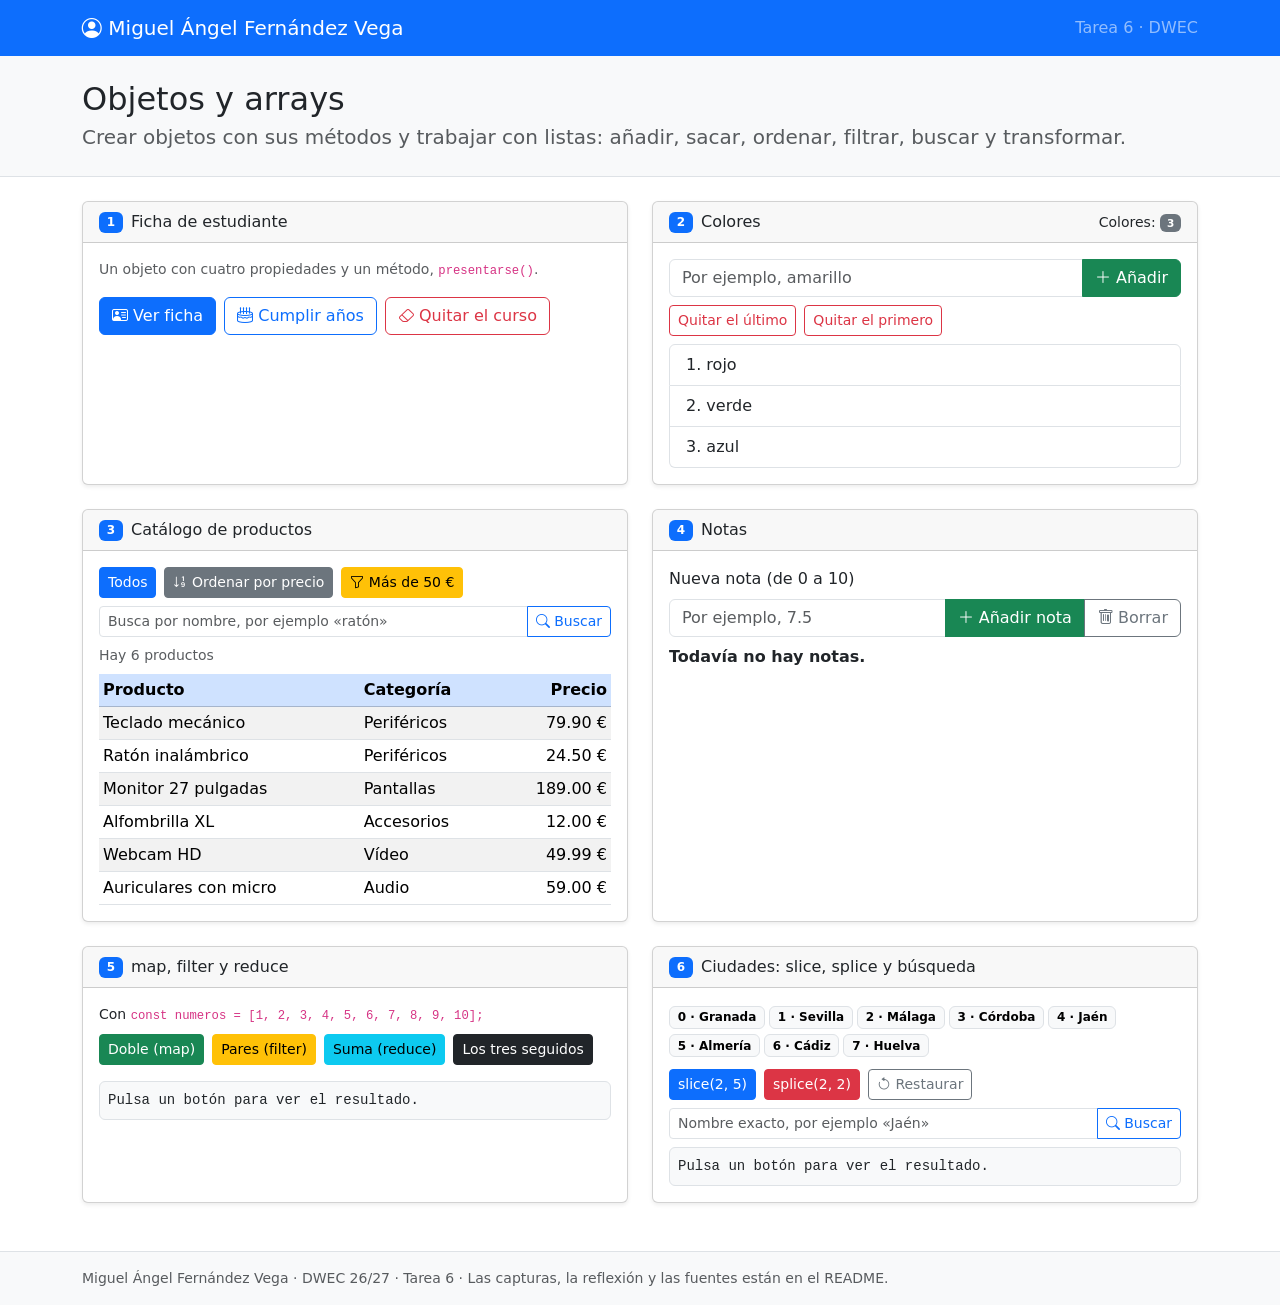
<file: Tema06/index.HTML>
<!DOCTYPE html>
<html lang="es">
<head>
  <meta charset="UTF-8">
  <meta name="viewport" content="width=device-width, initial-scale=1">
  <!-- Cambia [Tu nombre] por tu nombre -->
  <title>Objetos y arrays · Miguel Ángel Fernández Vega</title>

  <!-- CSS de Bootstrap -->
  <link href="https://cdn.jsdelivr.net/npm/bootstrap@5.3.8/dist/css/bootstrap.min.css" rel="stylesheet">
  <!-- Iconos de Bootstrap -->
  <link href="https://cdn.jsdelivr.net/npm/bootstrap-icons@1.13.1/font/bootstrap-icons.min.css" rel="stylesheet">
  <!-- Tu JavaScript. Con defer, espera a que se lea todo el HTML antes de ejecutarse: no lo quites -->
  <script src="js/app.js" defer></script>
</head>
<body>

  <!--
    PLANTILLA DE LA TAREA 6
    · El HTML ya está hecho: seis tarjetas, una por ejercicio. Tu trabajo está en js/app.js.
    · No cambies los id que usa el JavaScript (#salida1, #listaColores, #tablaProductos, #notas...)
      ni el onclick de los botones. Si quieres mejorar el aspecto con Bootstrap, adelante, pero manteniéndolos.
    · Todo lo que va entre [corchetes] es un hueco: sustitúyelo por lo tuyo.
  -->

  <!-- NAVBAR con tu nombre -->
  <nav class="navbar bg-primary" data-bs-theme="dark">
    <div class="container">
      <span class="navbar-brand"><i class="bi bi-person-circle"></i> Miguel Ángel Fernández Vega</span>
      <span class="navbar-text">Tarea 6 · DWEC</span>
    </div>
  </nav>

  <!-- CABECERA -->
  <header class="bg-body-tertiary border-bottom py-4 mb-4">
    <div class="container">
      <h1 class="h2 mb-1">Objetos y arrays</h1>
      <p class="lead mb-0 text-body-secondary">Crear objetos con sus métodos y trabajar con listas: añadir, sacar, ordenar, filtrar, buscar y transformar.</p>
    </div>
  </header>

  <main class="container mb-5">
    <div class="row g-4">

      <!-- EJERCICIO 1 -->
      <div class="col-12 col-lg-6">
        <section class="card h-100 shadow-sm">
          <div class="card-header d-flex align-items-center gap-2">
            <span class="badge text-bg-primary">1</span> Ficha de estudiante
          </div>
          <div class="card-body">
            <p class="small text-body-secondary">Un objeto con cuatro propiedades y un método, <code>presentarse()</code>.</p>
            <div class="d-flex flex-wrap gap-2 mb-3">
              <button type="button" class="btn btn-primary" onclick="verFicha()"><i class="bi bi-person-vcard"></i> Ver ficha</button>
              <button type="button" class="btn btn-outline-primary" onclick="cumplirAnios()"><i class="bi bi-cake2"></i> Cumplir años</button>
              <button type="button" class="btn btn-outline-danger" onclick="quitarCurso()"><i class="bi bi-eraser"></i> Quitar el curso</button>
            </div>
            <div id="salida1"></div>
          </div>
        </section>
      </div>

      <!-- EJERCICIO 2 -->
      <div class="col-12 col-lg-6">
        <section class="card h-100 shadow-sm">
          <div class="card-header d-flex align-items-center gap-2">
            <span class="badge text-bg-primary">2</span> Colores
            <span class="ms-auto small">Colores: <span id="totalColores" class="badge text-bg-secondary">0</span></span>
          </div>
          <div class="card-body">
            <div class="input-group mb-2">
              <input type="text" id="color" class="form-control" placeholder="Por ejemplo, amarillo">
              <button type="button" class="btn btn-success" onclick="anadirColor()"><i class="bi bi-plus-lg"></i> Añadir</button>
            </div>
            <div class="d-flex flex-wrap gap-2 mb-2">
              <button type="button" class="btn btn-outline-danger btn-sm" onclick="quitarUltimo()">Quitar el último</button>
              <button type="button" class="btn btn-outline-danger btn-sm" onclick="quitarPrimero()">Quitar el primero</button>
            </div>
            <p id="aviso2" class="text-danger small mb-2 d-none"></p>
            <ol id="listaColores" class="list-group list-group-numbered"></ol>
          </div>
        </section>
      </div>

      <!-- EJERCICIO 3 -->
      <div class="col-12 col-lg-6">
        <section class="card h-100 shadow-sm">
          <div class="card-header d-flex align-items-center gap-2">
            <span class="badge text-bg-primary">3</span> Catálogo de productos
          </div>
          <div class="card-body">
            <div class="d-flex flex-wrap gap-2 mb-2">
              <button type="button" class="btn btn-primary btn-sm" onclick="mostrarProductos()">Todos</button>
              <button type="button" class="btn btn-secondary btn-sm" onclick="ordenarPorPrecio()"><i class="bi bi-sort-numeric-down"></i> Ordenar por precio</button>
              <button type="button" class="btn btn-warning btn-sm" onclick="filtrarCaros()"><i class="bi bi-funnel"></i> Más de 50 €</button>
            </div>
            <div class="input-group input-group-sm mb-2">
              <input type="text" id="buscarProducto" class="form-control" placeholder="Busca por nombre, por ejemplo «ratón»">
              <button type="button" class="btn btn-outline-primary" onclick="buscarProducto()"><i class="bi bi-search"></i> Buscar</button>
            </div>
            <p id="mensaje3" class="small text-body-secondary mb-2"></p>
            <div class="table-responsive">
              <table class="table table-sm table-striped align-middle mb-0">
                <thead class="table-primary">
                  <tr><th scope="col">Producto</th><th scope="col">Categoría</th><th scope="col" class="text-end">Precio</th></tr>
                </thead>
                <tbody id="tablaProductos"></tbody>
              </table>
            </div>
          </div>
        </section>
      </div>

      <!-- EJERCICIO 4 -->
      <div class="col-12 col-lg-6">
        <section class="card h-100 shadow-sm">
          <div class="card-header d-flex align-items-center gap-2">
            <span class="badge text-bg-primary">4</span> Notas
          </div>
          <div class="card-body">
            <label for="nota" class="form-label">Nueva nota (de 0 a 10)</label>
            <div class="input-group mb-2">
              <input type="number" id="nota" class="form-control" min="0" max="10" step="0.25" placeholder="Por ejemplo, 7.5">
              <button type="button" class="btn btn-success" onclick="anadirNota()"><i class="bi bi-plus-lg"></i> Añadir nota</button>
              <button type="button" class="btn btn-outline-secondary" onclick="borrarNotas()"><i class="bi bi-trash"></i> Borrar</button>
            </div>
            <p id="error4" class="text-danger small mb-2 d-none"></p>
            <div id="notas" class="mb-2"></div>
            <p id="media" class="fw-semibold mb-0"></p>
          </div>
        </section>
      </div>

      <!-- EJERCICIO 5 -->
      <div class="col-12 col-lg-6">
        <section class="card h-100 shadow-sm">
          <div class="card-header d-flex align-items-center gap-2">
            <span class="badge text-bg-primary">5</span> map, filter y reduce
          </div>
          <div class="card-body">
            <p class="small mb-2">Con <code>const numeros = [1, 2, 3, 4, 5, 6, 7, 8, 9, 10];</code></p>
            <div class="d-flex flex-wrap gap-2 mb-3">
              <button type="button" class="btn btn-success btn-sm" onclick="verDobles()">Doble (map)</button>
              <button type="button" class="btn btn-warning btn-sm" onclick="verPares()">Pares (filter)</button>
              <button type="button" class="btn btn-info btn-sm" onclick="verSuma()">Suma (reduce)</button>
              <button type="button" class="btn btn-dark btn-sm" onclick="verCadena()">Los tres seguidos</button>
            </div>
            <div id="salida5" class="bg-body-tertiary border rounded p-2 small font-monospace">Pulsa un botón para ver el resultado.</div>
          </div>
        </section>
      </div>

      <!-- EJERCICIO 6 -->
      <div class="col-12 col-lg-6">
        <section class="card h-100 shadow-sm">
          <div class="card-header d-flex align-items-center gap-2">
            <span class="badge text-bg-primary">6</span> Ciudades: slice, splice y búsqueda
          </div>
          <div class="card-body">
            <div id="ciudades" class="mb-2"></div>
            <div class="d-flex flex-wrap gap-2 mb-2">
              <button type="button" class="btn btn-primary btn-sm" onclick="verSlice()">slice(2, 5)</button>
              <button type="button" class="btn btn-danger btn-sm" onclick="hacerSplice()">splice(2, 2)</button>
              <button type="button" class="btn btn-outline-secondary btn-sm" onclick="restaurarCiudades()"><i class="bi bi-arrow-counterclockwise"></i> Restaurar</button>
            </div>
            <div class="input-group input-group-sm mb-2">
              <input type="text" id="buscarCiudad" class="form-control" placeholder="Nombre exacto, por ejemplo «Jaén»">
              <button type="button" class="btn btn-outline-primary" onclick="buscarCiudad()"><i class="bi bi-search"></i> Buscar</button>
            </div>
            <div id="salida6" class="bg-body-tertiary border rounded p-2 small font-monospace">Pulsa un botón para ver el resultado.</div>
          </div>
        </section>
      </div>

    </div>
  </main>

  <footer class="bg-body-tertiary border-top py-3">
    <div class="container small text-body-secondary">
      Miguel Ángel Fernández Vega · DWEC 26/27 · Tarea 6 · Las capturas, la reflexión y las fuentes están en el README.
    </div>
  </footer>

  <!-- JS de Bootstrap -->
  <script src="https://cdn.jsdelivr.net/npm/bootstrap@5.3.8/dist/js/bootstrap.bundle.min.js"></script>
</body>
</html>
</file>
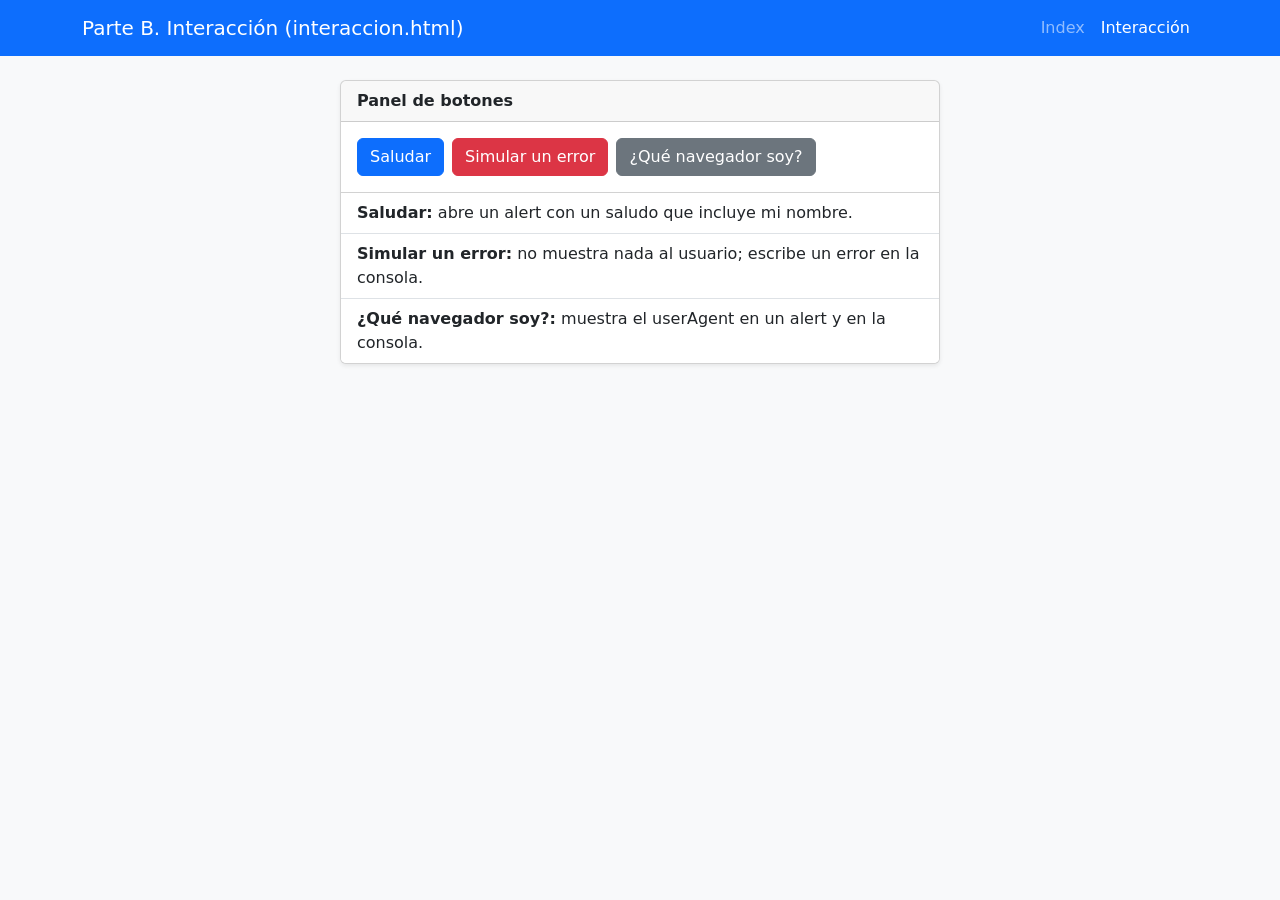
<file: tema01/interaccion.html>
<!DOCTYPE html>
<html lang="es">
<head>
    <meta charset="UTF-8">
    <meta name="viewport" content="width=device-width, initial-scale=1.0">
    <title>Interacción</title>
    <link href="https://cdn.jsdelivr.net/npm/bootstrap@5.3.3/dist/css/bootstrap.min.css" rel="stylesheet">
</head>
<body class="bg-body-tertiary">

    <nav class="navbar navbar-expand-md bg-primary" data-bs-theme="dark">
        <div class="container">
            <span class="navbar-brand">Parte B. Interacción (interaccion.html)</span>
            <button class="navbar-toggler" type="button" data-bs-toggle="collapse"
                    data-bs-target="#menu" aria-controls="menu" aria-expanded="false"
                    aria-label="Abrir menú">
                <span class="navbar-toggler-icon"></span>
            </button>
            <div class="collapse navbar-collapse" id="menu">
                <ul class="navbar-nav ms-auto">
                    <li class="nav-item"><a class="nav-link" href="index.html">Index</a></li>
                    <li class="nav-item"><a class="nav-link active" href="interaccion.html">Interacción</a></li>
                </ul>
            </div>
        </div>
    </nav>

    <main class="container my-4">
        <div class="card mx-auto shadow-sm" style="max-width: 600px;">
            <div class="card-header fw-semibold">Panel de botones</div>

            <div class="card-body">
                <div class="d-flex flex-wrap gap-2">
                    <button class="btn btn-primary" onclick="saludar()">Saludar</button>
                    <button class="btn btn-danger" onclick="simularError()">Simular un error</button>
                    <button class="btn btn-secondary" onclick="detectarNavegador()">¿Qué navegador soy?</button>
                </div>
            </div>

            <ul class="list-group list-group-flush">
                <li class="list-group-item">
                    <strong>Saludar:</strong> abre un alert con un saludo que incluye mi nombre.
                </li>
                <li class="list-group-item">
                    <strong>Simular un error:</strong> no muestra nada al usuario; escribe un error en la consola.
                </li>
                <li class="list-group-item">
                    <strong>¿Qué navegador soy?:</strong> muestra el userAgent en un alert y en la consola.
                </li>
            </ul>
        </div>
    </main>

    <script src="https://cdn.jsdelivr.net/npm/bootstrap@5.3.3/dist/js/bootstrap.bundle.min.js"></script>
    <script src="js/app.js"></script>
</body>
</html>
</file>
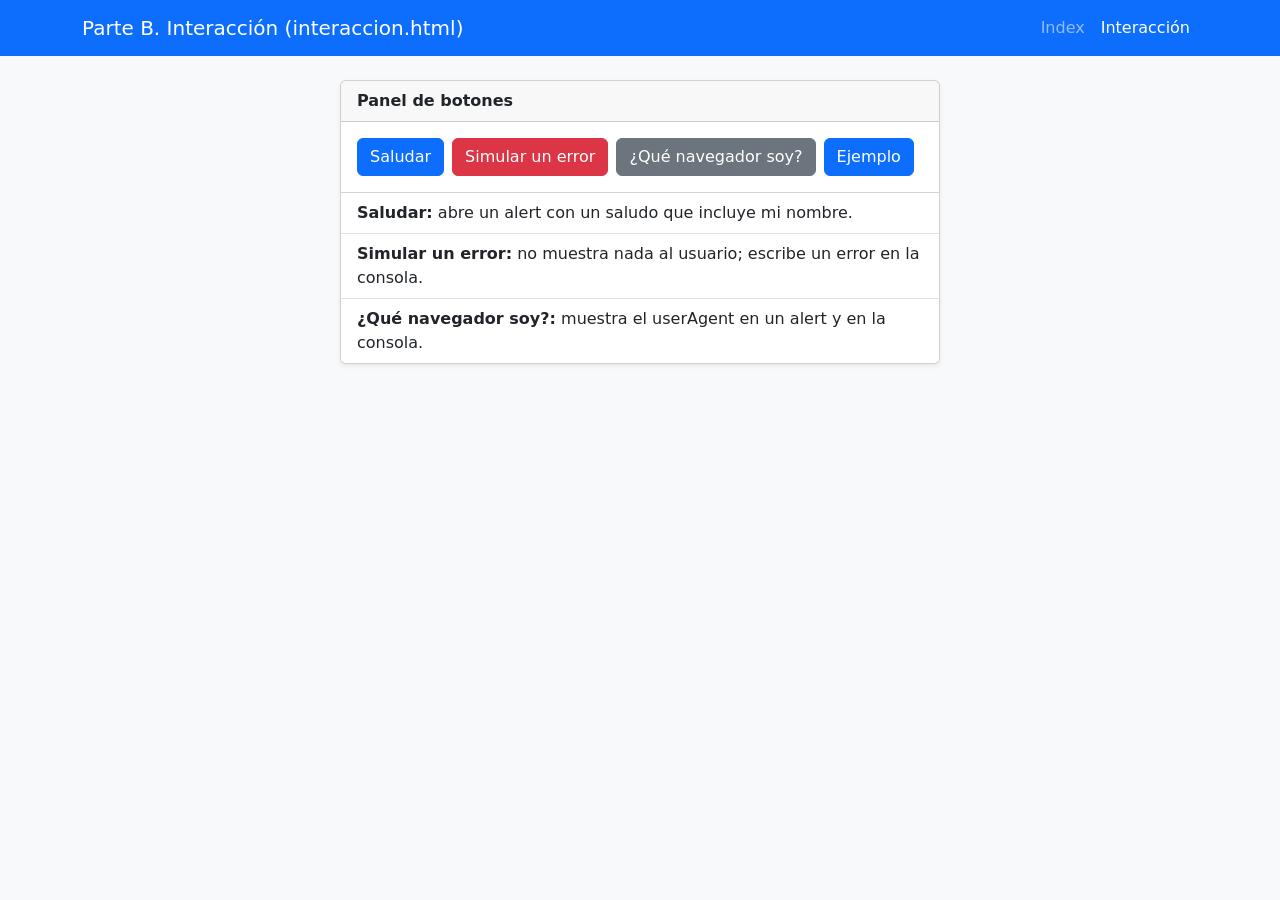
<file: tema02/interaccion.html>
<!DOCTYPE html>
<html lang="es">
<head>
    <meta charset="UTF-8">
    <meta name="viewport" content="width=device-width, initial-scale=1.0">
    <title>Interacción</title>
    <link href="https://cdn.jsdelivr.net/npm/bootstrap@5.3.3/dist/css/bootstrap.min.css" rel="stylesheet">
</head>
<body class="bg-body-tertiary">

    <nav class="navbar navbar-expand-md bg-primary" data-bs-theme="dark">
        <div class="container">
            <span class="navbar-brand">Parte B. Interacción (interaccion.html)</span>
            <button class="navbar-toggler" type="button" data-bs-toggle="collapse"
                    data-bs-target="#menu" aria-controls="menu" aria-expanded="false"
                    aria-label="Abrir menú">
                <span class="navbar-toggler-icon"></span>
            </button>
            <div class="collapse navbar-collapse" id="menu">
                <ul class="navbar-nav ms-auto">
                    <li class="nav-item"><a class="nav-link" href="index.html">Index</a></li>
                    <li class="nav-item"><a class="nav-link active" href="interaccion.html">Interacción</a></li>
                </ul>
            </div>
        </div>
    </nav>

    <main class="container my-4">
        <div class="card mx-auto shadow-sm" style="max-width: 600px;">
            <div class="card-header fw-semibold">Panel de botones</div>

            <div class="card-body">
                <div class="d-flex flex-wrap gap-2">
                    <button class="btn btn-primary" onclick="saludar()">Saludar</button>
                    <button class="btn btn-danger" onclick="simularError()">Simular un error</button>
                    <button class="btn btn-secondary" onclick="detectarNavegador()">¿Qué navegador soy?</button>
                    <button class="btn btn-primary" onclick="ejemplo()">Ejemplo</button>
                </div>
            </div>

            <ul class="list-group list-group-flush">
                <li class="list-group-item">
                    <strong>Saludar:</strong> abre un alert con un saludo que incluye mi nombre.
                </li>
                <li class="list-group-item">
                    <strong>Simular un error:</strong> no muestra nada al usuario; escribe un error en la consola.
                </li>
                <li class="list-group-item">
                    <strong>¿Qué navegador soy?:</strong> muestra el userAgent en un alert y en la consola.
                </li>
            </ul>
        </div>
    </main>

    <script src="https://cdn.jsdelivr.net/npm/bootstrap@5.3.3/dist/js/bootstrap.bundle.min.js"></script>
    <script src="js/app.js"></script>
</body>
</html>
</file>
